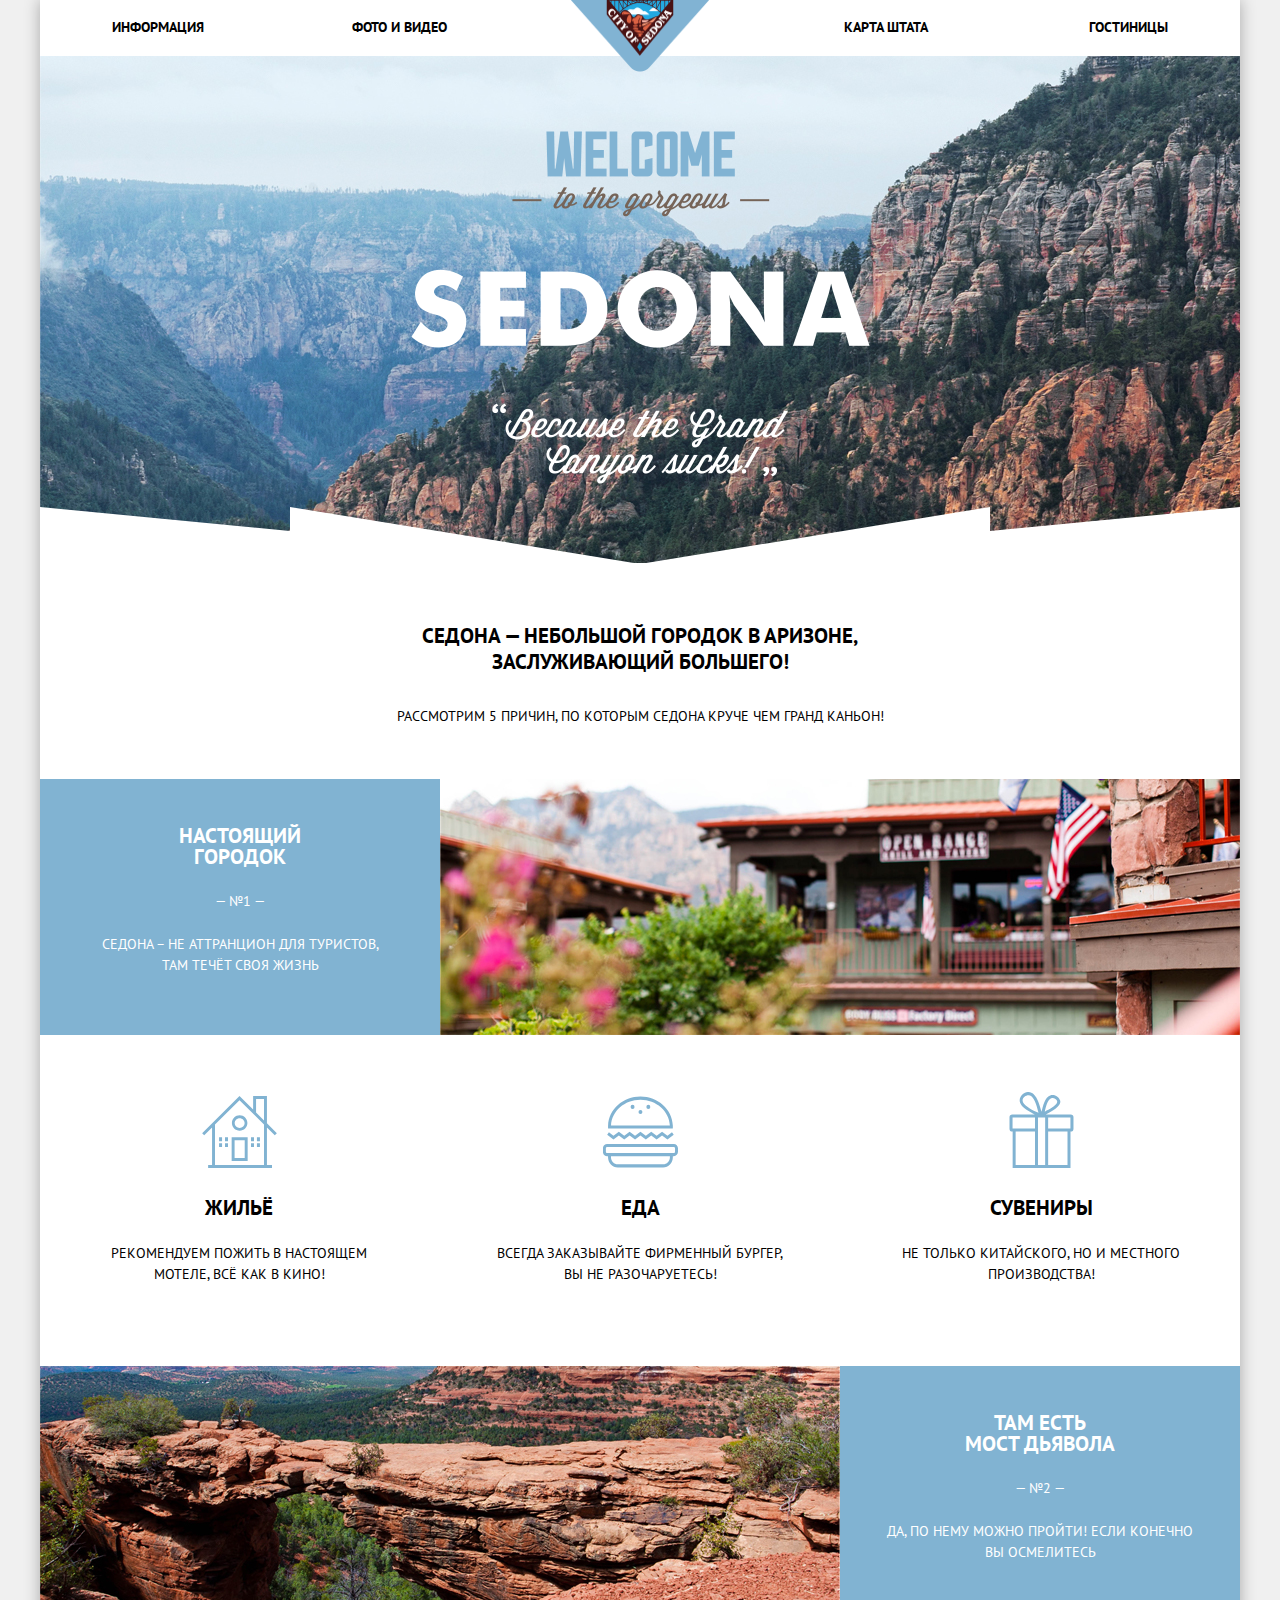
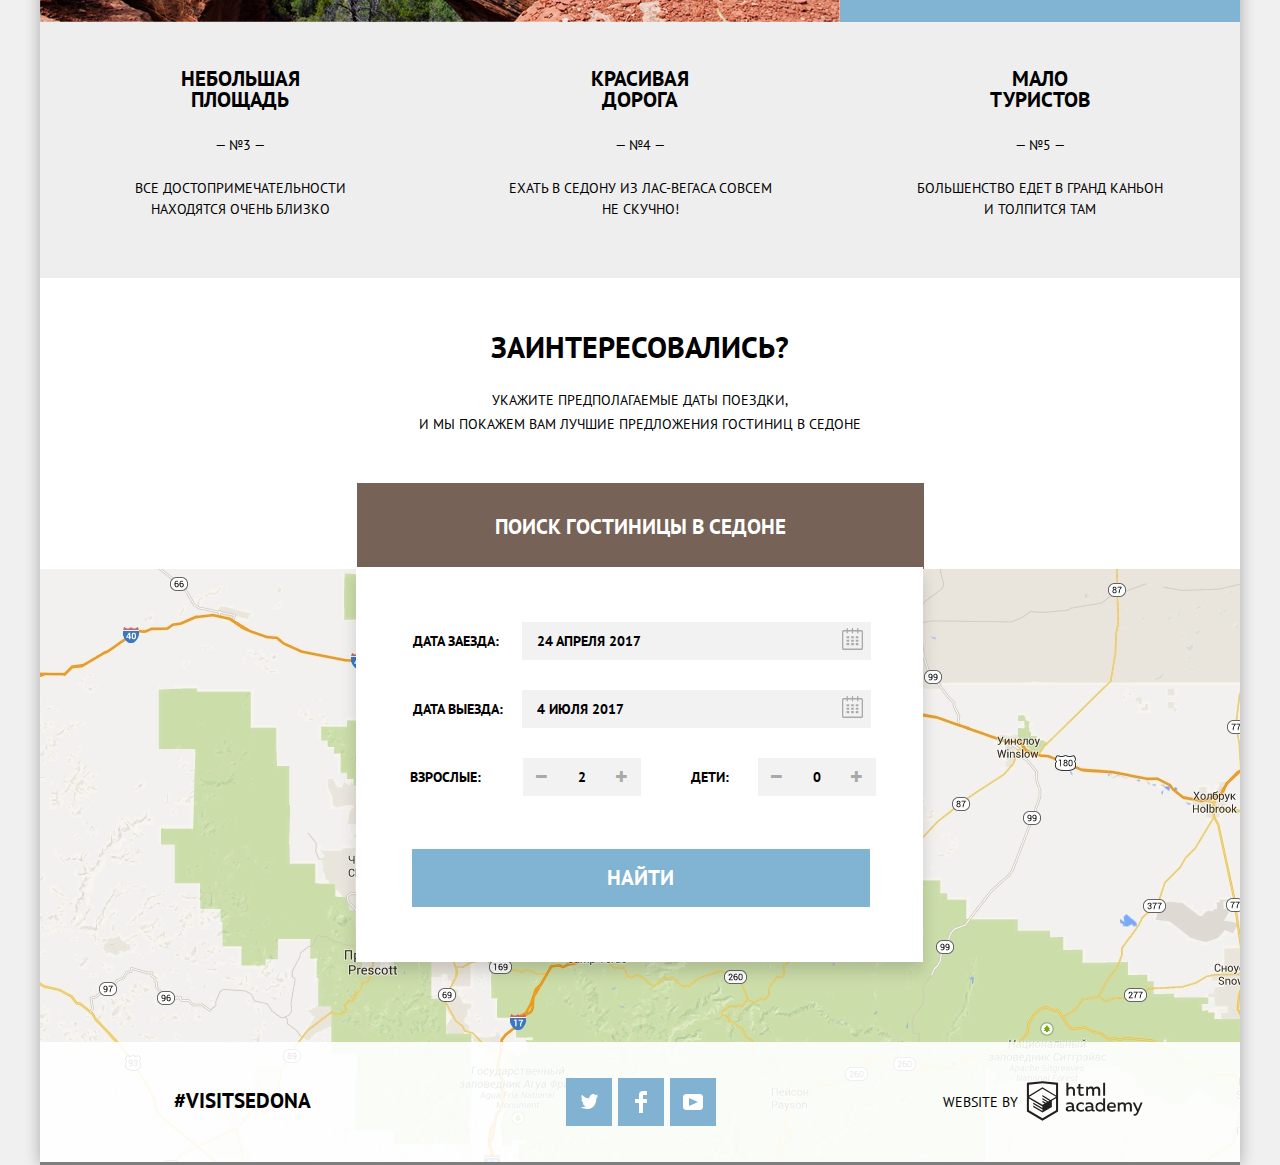
<file: index.html>
<!DOCTYPE html>
<html lang="ru">
  <head>
    <meta charset="utf-8">
    <title>HTML Academy: Седона</title>
    <link href="https://fonts.googleapis.com/css?family=PT+Sans:400,700&display=swap&subset=cyrillic" rel="stylesheet">
    <link href="css/normalize.css" rel="stylesheet">
    <link href="css/style.css" rel="stylesheet">
  </head>
  <body>
    <div class="general-container container-index">

      <header>
        <nav class="header-menu">
          <a href="index.html" class="logo">
            <img src="img/logo.png" width="140" height="72" alt="логотип сайта">
          </a>
          <ul class="main-nav">
            <li>
              <a href="#">
                Информация
              </a>
            </li> <!-- Ссылки -->
            <li>
              <a href="#">
                Фото и Видео
              </a>
            </li> <!-- Ссылки -->
            <li>
              <a href="#">
                Карта штата
              </a>
            </li> <!-- Ссылки -->
            <li>
              <a href="inner.html">
                Гостиницы
              </a>
            </li> <!-- Ссылки -->
          </ul>
        </nav>
      </header>

    <main>
      <div class="main-background">
        <img src="img/wel-to-Sedona.png" class="logo-sedona" width="459" height="353" alt="Welcome to Sedona">
      </div>
      <h1 class="hide">Город Седона</h1>

      <section class="sedona-info">
        <h2 class="hide">Информация о Седоне</h2>
        <p class="sedona-info-header">Седона &#8212; небольшой городок в Аризоне, заслуживающий большего!</p>
        <p class="sedona-info-footer">Рассмотрим 5 причин, по которым Седона круче чем Гранд Каньон!</p>
      </section>

      <div class="real-cities">
        <section class="real-cities-text">
          <h2 class="hide">Информация о Седоне</h2>
          <p>Настоящий <br>городок</p>
          <p>&mdash; &#8470;1 &mdash;</p>
          <p>Седона &ndash; не аттранцион для туристов, там течёт своя жизнь</p>
        </section>
        <div class="real-cities-img">
          <img src="img/real-sities.jpg" width="800" height="256" alt="Фотография городка">
        </div>
      </div>

      <section class="recommendations-height recommendations">
        <h2 class="hide">Рекомендуем</h2>
        <div class="recommend-items">
          <svg xmlns="http://www.w3.org/2000/svg" width="75" height="76" viewBox="0 -2 75 72"><g fill="#81B3D2"><path d="M29.656 65.033h16V41.21h-16v23.823zm2.937-20.899h10.125V62.11H32.593V44.134z"/><path d="M72.771 39.253l2.076-2.068-9.908-9.865V0H51.127v13.567L37.5 0 .152 37.185l2.077 2.068 7.832-7.795v37.618H6.124V72h63.875v-2.924H64.94V31.458l7.831 7.795zM62.002 69.076H12.999V28.534L37.5 4.149l24.502 24.385v40.542zm0-44.682l-7.938-7.902V2.924h7.938v21.47z"/><path d="M29.906 27.08c0 4.261 3.47 7.713 7.75 7.713 4.279 0 7.75-3.452 7.75-7.713 0-4.259-3.471-7.713-7.75-7.713-4.281 0-7.75 3.454-7.75 7.713zm7.75-4.945c2.744 0 4.969 2.214 4.969 4.945 0 2.732-2.225 4.948-4.969 4.948-2.746 0-4.97-2.216-4.97-4.948 0-2.731 2.225-4.945 4.97-4.945zM17.061 41.21h3v3.919h-3zM22.999 41.21h3v3.919h-3zM17.061 47.182h3v3.919h-3zM22.999 47.182h3v3.919h-3zM48.998 41.21h3v3.919h-3zM54.936 41.21h3v3.919h-3zM48.998 47.182h3v3.919h-3zM54.936 47.182h3v3.919h-3z"/></g></svg>
          <p>Жильё</p>
          <p>Рекомендуем пожить в настоящем мотеле, всё как в кино!</p>
        </div>
        <div class="recommend-items">
          <svg xmlns="http://www.w3.org/2000/svg" width="75" height="76" viewBox="0 -2 74 70"><g fill="#81B3D2"><path d="M69.854 46.71H4.051c-2.274 0-4.135 1.94-4.135 4.313v3.504c0 2.372 1.861 4.313 4.135 4.313h.93v1.053c0 5.536 4.341 10.065 9.648 10.065h44.646c5.306 0 9.648-4.529 9.648-10.065V58.84h.93c2.274 0 4.135-1.941 4.135-4.313v-3.504c0-2.373-1.86-4.313-4.134-4.313zm-3.848 13.184c0 3.871-3.019 7.021-6.73 7.021H14.629c-3.711 0-6.731-3.15-6.731-7.021v-1.053h58.107v1.053zm5.065-5.367c0 .688-.558 1.271-1.218 1.271H4.051c-.66 0-1.217-.582-1.217-1.271v-3.504c0-.688.558-1.271 1.217-1.271h65.802c.66 0 1.218.582 1.218 1.271v3.504zM15.634 38.406l5.323 4.059 5.326-4.059 5.328 4.059 5.328-4.059 5.328 4.059 5.329-4.059 5.327 4.059 5.33-4.06 5.336 4.059 6.194-4.712-1.72-2.459-4.474 3.403-5.336-4.057-5.33 4.056-5.327-4.057-5.329 4.057-5.328-4.057-5.328 4.057-5.328-4.057-5.325 4.057-5.323-4.057-5.327 4.057-4.467-3.401-1.721 2.457 6.188 4.714zM7.978 31.544H68.855c.041-.619.069-1.241.069-1.87 0-.394-.016-.783-.032-1.173C68.227 12.657 54.186 0 36.952 0 19.719 0 5.677 12.657 5.013 28.501c-.017.39-.032.78-.032 1.173 0 .629.028 1.251.07 1.87h2.927zM36.952 3.043c15.591 0 28.35 11.316 29.021 25.458H7.931c.673-14.142 13.43-25.458 29.021-25.458z"/><ellipse cx="36.952" cy="15.26" rx="1.945" ry="2.03"/><ellipse cx="29.172" cy="10.23" rx="1.946" ry="2.03"/><ellipse cx="44.732" cy="10.23" rx="1.946" ry="2.03"/></g></svg>
          <p>Еда</p>
          <p>Всегда заказывайте фирменный бургер, вы не разочаруетесь!</p>
        </div>
        <div class="recommend-items">
          <svg xmlns="http://www.w3.org/2000/svg" width="75" height="76" viewBox="0 0 64 76"><path fill-rule="evenodd" clip-rule="evenodd" fill="#81B3D2" d="M61.097 22.501H36.312C50.125 15.602 51.229 11.25 50.72 8.816c-1.162-3.963-5.692-7.023-10.002-5.407-5.569 2.089-7.137 10.388-8.644 16.387-1.924-6.07-3.784-13.814-8.136-17.737C22.677.921 20.843-.205 18.175.031c-4.026.356-9.802 5.382-7.458 10.981 2.251 5.378 9.687 8.777 14.578 11.489H2.879A2.882 2.882 0 0 0 0 25.37v11.322a2.882 2.882 0 0 0 2.879 2.869h.274V76h57.841V39.561h.103a2.882 2.882 0 0 0 2.88-2.869V25.37a2.882 2.882 0 0 0-2.88-2.869zM42.413 5.944c2.103-.31 4.982 1.299 5.255 3.209.393 2.756-3.4 5.255-5.086 6.421-2.523 1.744-4.928 2.643-7.287 4.055.884-3.69 2.549-13.011 7.118-13.685zm-22.882 9.968c-2.225-1.485-6.544-4.431-6.44-7.771.112-3.595 5.743-6.57 8.814-3.886 3.856 3.371 5.713 11.105 7.119 16.557-3.249-1.539-6.328-2.788-9.493-4.9zm5.972 57.114H6.136V39.561h19.368v33.465zm0-36.502H3.046V25.538h22.457v10.986zm10.157 0v36.503h-7.174V25.538h7.174v10.986zm22.351 36.502H38.644V39.561h19.367v33.465zm2.92-36.502H38.644V25.538h22.287v10.986z"/></svg>
          <p>Сувениры</p>
          <p>Не только китайского, но и местного производства!</p>
        </div>
      </section>

      <div class="real-cities">
        <div class="real-cities-img">
          <img src="img/diablo-bridge.jpg" width="800" height="256" alt="Фотография Гор">
        </div>
        <div class="real-cities-text">
          <p>Там есть <br>мост дьявола</p>
          <p>&mdash; &#8470;2 &mdash;</p>
          <p>Да, по нему можно пройти! Если конечно вы осмелитесь</p>
        </div>
      </div>

      <section class="recommendations-background recommendations">
        <h2 class="hide">Рекомендуем</h2>
        <div class="recommend-margin recommend-items">
          <p>Небольшая <br> площадь</p>
          <p>&mdash; &#8470;3 &mdash;</p>
          <p>Все достопримечательности находятся очень близко</p>
        </div>
        <div class="recommend-margin recommend-items">
          <p>Красивая <br> дорога</p>
          <p>&mdash; &#8470;4 &mdash;</p>
          <p>Ехать в Седону из Лас-Вегаса совсем не скучно!</p>
        </div>
        <div class="recommend-margin recommend-items">
          <p>Мало <br> туристов</p>
          <p>&mdash; &#8470;5 &mdash;</p>
          <p>Большенство едет в Гранд Каньон <br>и толпится там</p>
        </div>
      </section>


      <div class="interested">
        <p class="interested-header">Заинтересовались?</p>
        <p class="interested-footer">Укажите предполагаемые даты поездки, <br>и мы покажем вам лучшие предложения гостиниц в Седоне</p>
        <a href="#" class="search">Поиск гостиницы в Седоне</a> <!-- Ссылка -->

        <div class="popup-position">
          <form action="https://echo.htmlacademy.ru" class="popup-container form" method="post"> <!-- Форма -->
            <fieldset class="fieldset-popup">

                <div class="date-arrival">
                      <label for="date-arrival">Дата заезда:</label>
                      <input type="text" id="date-arrival" name="date of arrival" placeholder="24 апреля 2017" required>
                      <button type="button" name="button of arrival">
                        <svg xmlns="http://www.w3.org/2000/svg" width="21" height="22" viewBox="0 0 21 22"><path class="svg-color" d="M19.251 2.025h-2.845V.648c0-.381-.294-.689-.656-.689-.363 0-.656.308-.656.689v1.377h-3.938V.648c0-.381-.294-.689-.655-.689-.363 0-.657.308-.657.689v1.377H5.906V.648c0-.381-.294-.689-.656-.689-.363 0-.657.308-.657.689v1.377H1.75C.784 2.025 0 2.847 0 3.862v16.302C0 21.179.784 22 1.75 22h17.501c.966 0 1.749-.821 1.749-1.836V3.862c0-1.015-.783-1.837-1.749-1.837zm.437 18.139a.448.448 0 0 1-.437.459H1.75a.45.45 0 0 1-.438-.459V3.862a.45.45 0 0 1 .438-.459h2.844v1.378c0 .381.294.689.657.689.362 0 .656-.308.656-.689V3.403h3.938v1.378c0 .381.294.689.657.689.361 0 .655-.308.655-.689V3.403h3.938v1.378c0 .381.293.689.656.689.362 0 .656-.308.656-.689V3.403h2.845c.241 0 .437.206.437.459v16.302z"/><path class="svg-color" d="M4.594 8.225h2.625v2.066H4.594zM4.594 11.668h2.625v2.067H4.594zM4.594 15.112h2.625v2.066H4.594zM9.188 15.112h2.625v2.066H9.188zM9.188 11.668h2.625v2.067H9.188zM9.188 8.225h2.625v2.066H9.188zM13.781 15.112h2.625v2.066h-2.625zM13.781 11.668h2.625v2.067h-2.625zM13.781 8.225h2.625v2.066h-2.625z"/></svg>
                      </button>
                </div>
                <div class="date-departure">
                      <label for="date-departure">Дата выезда:</label>
                      <input type="text" id="date-departure" name="date of departure" placeholder="4 июля 2017" required>
                      <button type="button" name="button of departure">
                        <svg xmlns="http://www.w3.org/2000/svg" width="21" height="22" viewBox="0 0 21 22"><path class="svg-color" d="M19.251 2.025h-2.845V.648c0-.381-.294-.689-.656-.689-.363 0-.656.308-.656.689v1.377h-3.938V.648c0-.381-.294-.689-.655-.689-.363 0-.657.308-.657.689v1.377H5.906V.648c0-.381-.294-.689-.656-.689-.363 0-.657.308-.657.689v1.377H1.75C.784 2.025 0 2.847 0 3.862v16.302C0 21.179.784 22 1.75 22h17.501c.966 0 1.749-.821 1.749-1.836V3.862c0-1.015-.783-1.837-1.749-1.837zm.437 18.139a.448.448 0 0 1-.437.459H1.75a.45.45 0 0 1-.438-.459V3.862a.45.45 0 0 1 .438-.459h2.844v1.378c0 .381.294.689.657.689.362 0 .656-.308.656-.689V3.403h3.938v1.378c0 .381.294.689.657.689.361 0 .655-.308.655-.689V3.403h3.938v1.378c0 .381.293.689.656.689.362 0 .656-.308.656-.689V3.403h2.845c.241 0 .437.206.437.459v16.302z"/><path class="svg-color" d="M4.594 8.225h2.625v2.066H4.594zM4.594 11.668h2.625v2.067H4.594zM4.594 15.112h2.625v2.066H4.594zM9.188 15.112h2.625v2.066H9.188zM9.188 11.668h2.625v2.067H9.188zM9.188 8.225h2.625v2.066H9.188zM13.781 15.112h2.625v2.066h-2.625zM13.781 11.668h2.625v2.067h-2.625zM13.781 8.225h2.625v2.066h-2.625z"/></svg>
                      </button>
                </div>
                <div class="number-adults">
                      <label for="number-adults">Взрослые:</label>
                      <button type="button" class="button-minus" name="button minus">&#8722;</button>
                      <input type="text" id="number-adults" name="Number of adults" placeholder="2">
                      <button type="button" class="button-plus" name="button plus">&plus;</button>
                </div>
                <div class="number-child">
                    <label for="number-child">Дети:</label>
                      <button type="button" class="button-minus" name="button minus">&#8722;</button>
                      <input type="text" id="number-child" name="Number of child" placeholder="0">
                      <button type="button" class="button-plus" name="button plus">&plus;</button>
                </div>
                  <button type="submit" class="button-find" name="find">Найти</button> <!-- Ссылка -->

            </fieldset>
          </form>
        </div>

      </div>

    <section>
      <h2 class="hide">Карта</h2>
      <img src="img/map.png" class="map" alt="Карта">
    </section>
    </main>
    <footer class="main-footer footer-margin">
      <p class="visit">&#35;VISITSEDONA</p>
      <div>
        <ul class="footer-social">
          <li>
            <a href="#" aria-label="Седона на Twitter" class="social-bg">
                <svg xmlns="http://www.w3.org/2000/svg" xmlns:xlink="http://www.w3.org/1999/xlink" width="20" height="22" viewBox="-2 -3 20 22"><path class="social-button" d="M10.95.144c1.685-.496 2.984.27 3.577 1.179.673-.231 1.331-.481 2.011-.708a2.345 2.345 0 0 1-.857 1.768c.685.17 1.304-.491 1.304-.491-.169 1-1.006 1.788-1.563 2.024-.231 6.75-3.175 11.217-10.077 11.082h-.446c-.41 0-4.164-.46-4.898-1.887 2.271.196 3.893-.422 4.693-1.177-.96-.3-2.679-.477-2.979-2.95.349.106.564.228 1.19.119C1.705 8.247.374 7.53.448 5.33c.285.328 1.067.536 1.34.472C1.085 5.561-.182 2.442.894.85c1.818 1.854 3.735 3.606 7.152 3.773C8.254 2.33 9.183.793 10.95.144z"/></svg>
            </a>
          </li>
          <li>
            <a href="#" aria-label="Седона на Facebook" class="social-bg">
              <svg xmlns="http://www.w3.org/2000/svg" width="20" height="22" viewBox="0 0 12 22"><path class="social-button" d="M12 4V0H8a4 4 0 0 0-4 4v4H0v4h4v10h4V12h4V8H8V4h4z"/></svg>
            </a>
          </li>
          <li>
            <a href="#" aria-label="Седона на Yotube" class="social-bg">
              <svg xmlns="http://www.w3.org/2000/svg" xmlns:xlink="http://www.w3.org/1999/xlink" width="20" height="22" viewBox="0 0 20 16"><path class="social-button" d="M17 0H3C1.35 0 0 1.35 0 3v10c0 1.65 1.35 3 3 3h14c1.65 0 3-1.35 3-3V3c0-1.65-1.35-3-3-3zM6.027 11.998V4.002L15.014 8l-8.987 3.998z"/></svg>
            </a>
          </li>
        </ul>
    </div>
    <p>WEBSITE BY
      <a href="https://htmlacademy.ru" class="footer-site-by">
        <svg xmlns="http://www.w3.org/2000/svg" width="129" height="45" viewBox="0 -3 115 42"><title>logo-htmlacademy-small1</title><path class="footer-site-by-logo" d="M44.61,26.88a2,2,0,0,0,.55-0.1v1.33a3.25,3.25,0,0,1-1.18.21,1.67,1.67,0,0,1-1.67-1,4.84,4.84,0,0,1-3.14,1.08c-1.51,0-2.91-.83-2.91-2.55,0-2.13,2-2.79,3.71-2.79a11.08,11.08,0,0,1,2.17.25v-0.3c0-1-.76-1.77-2.19-1.77a7.42,7.42,0,0,0-3,.64v-1.7a10.21,10.21,0,0,1,3.19-.55c2.36,0,3.81,1.12,3.81,3.65v3a0.54,0.54,0,0,0,.49.59h0.17Zm-6.44-1.13A1.35,1.35,0,0,0,39.63,27h0.11a3.39,3.39,0,0,0,2.41-1V24.58a9.72,9.72,0,0,0-1.81-.21c-1,0-2.16.33-2.16,1.38h0Zm12.36-6.11a5,5,0,0,1,2.57.64V22a4.08,4.08,0,0,0-2.3-.7,2.75,2.75,0,1,0,0,5.49,5,5,0,0,0,2.43-.64v1.71a6.27,6.27,0,0,1-2.76.57A4.21,4.21,0,0,1,46,24.51q0-.21,0-0.41a4.32,4.32,0,0,1,4.18-4.46h0.38Zm12.17,7.24a2,2,0,0,0,.55-0.1v1.33a3.25,3.25,0,0,1-1.18.21,1.67,1.67,0,0,1-1.67-1,4.84,4.84,0,0,1-3.14,1.08c-1.51,0-2.91-.83-2.91-2.55,0-2.13,2-2.79,3.71-2.79a11.08,11.08,0,0,1,2.17.25v-0.3c0-1-.76-1.77-2.19-1.77a7.42,7.42,0,0,0-3,.64v-1.7a10.21,10.21,0,0,1,3.19-.55c2.36,0,3.81,1.12,3.81,3.65v3a0.54,0.54,0,0,0,.49.59h0.17Zm-6.44-1.13A1.35,1.35,0,0,0,57.73,27h0.11a3.39,3.39,0,0,0,2.41-1V24.58a9.72,9.72,0,0,0-1.81-.21c-1.06,0-2.16.33-2.16,1.38h0ZM73,16V28.2H71.35V26.88a3.88,3.88,0,0,1-3.19,1.54,4.4,4.4,0,0,1,0-8.78,3.81,3.81,0,0,1,3,1.3V16H73Zm-4.53,5.22a2.76,2.76,0,1,0,0,5.52A2.86,2.86,0,0,0,71.15,25V23A2.91,2.91,0,0,0,68.49,21.27ZM79,19.64c3.31,0,4.46,2.68,3.92,5.09H76.7c0.21,1.5,1.67,2.11,3.19,2.11a6.11,6.11,0,0,0,2.64-.59v1.6a7.14,7.14,0,0,1-3,.57C77,28.42,74.78,27,74.78,24a4.18,4.18,0,0,1,4-4.39H79Zm0.09,1.54a2.28,2.28,0,0,0-2.44,2.1v0.06H81.3A2,2,0,0,0,79.13,21.18Zm5.73,7V19.87h1.65v1a3.81,3.81,0,0,1,2.78-1.27A2.86,2.86,0,0,1,91.89,21a4.12,4.12,0,0,1,2.91-1.33A3.06,3.06,0,0,1,98,23V28.2h-1.9V23.05a1.59,1.59,0,0,0-1.42-1.75H94.42a2.8,2.8,0,0,0-2.07,1.12V28.2h-1.9V23.05A1.59,1.59,0,0,0,89,21.31H88.8a3,3,0,0,0-2.21,1.29v5.63H84.86Zm21.31-8.33h1.9l-3.91,9.46c-0.9,2.17-2.09,2.86-3.35,2.86a4.76,4.76,0,0,1-1.1-.14V30.46a2.86,2.86,0,0,0,.85.12c0.9,0,1.58-.64,2.07-1.9l0.17-.42-4-8.4h2l2.86,6.29ZM38.73,1.46V6.22a3.81,3.81,0,0,1,2.7-1.14,3.25,3.25,0,0,1,3.44,3.4v5.15H43V8.72a1.81,1.81,0,0,0-1.61-2h-0.3a2.93,2.93,0,0,0-2.32,1.39v5.52h-1.9V1.46h1.9ZM49.94,2.31v3h3V6.91h-3v3.81c0,1.1.5,1.46,1.58,1.46a4.49,4.49,0,0,0,1.69-.33v1.6A6.8,6.8,0,0,1,51,13.8a2.55,2.55,0,0,1-2.86-2.74V6.89H46.58V5.26h1.5V2.74Zm5.4,11.31V5.28H57v1A3.81,3.81,0,0,1,59.77,5a2.86,2.86,0,0,1,2.6,1.33A4.12,4.12,0,0,1,65.28,5,3.06,3.06,0,0,1,68.44,8.4v5.21h-1.9V8.46a1.59,1.59,0,0,0-1.42-1.75H64.89a2.8,2.8,0,0,0-2.07,1.12v5.78h-1.9V8.46A1.59,1.59,0,0,0,59.5,6.71H59.27A3,3,0,0,0,57.06,8v5.63H55.34ZM71.17,1.45H73V13.6H71.17V1.45ZM14.71,0H14.55L0,1.54V28.21l14.55,8.66,14.55-8.66V1.54Zm12.5,27.1L14.55,34.64,1.9,27.12V16.18l12.59,7.5V25L5.86,19.9v1.31l8.68,5.21v1.39L5.87,22.65V24l8.68,5.21,8.75-5.24V18.31L27.2,16V27.12Zm0-12.53-3.48,2-1.6,1L14.51,13v1.31L21,18.23H21l-0.14.09-1,.54-5.37-3.2V17l4.24,2.52-1,.67-3.2-1.9v1.31l2.1,1.24L14.5,22.1,2,14.65,14.51,7.11Zm0-1.32L14.49,5.76,1.91,13.25v-10L14.56,1.92,27.21,3.25v10h0Z" transform="translate(0 -0.02)" fill="#231f20"/></svg>
      </a>
    </p> <!-- Ссылки -->

    </footer>

    </div>
  </body>
</html>
</file>
<file: css/style.css>
body {
  font-family: "PT Sans", Arial, sans-serif;
  font-size: 14;
  color: #000000;
  text-transform: uppercase;
  background-color: rgba(240, 240, 240, 1);
}

.general-container {
  width: 1200px;
  margin: 0 auto;
  box-shadow: 0 0 15px 0 rgba(0, 1, 1, 0.3);
}

.container-index {
  background-color: #7e7e7e;
  background-image: url("../img/background.jpg");
  background-position: top center;
  background-repeat: no-repeat;
}

a {
  text-decoration: none;
}

ul {
  padding: 0;
}

.hide {
  display: none;
}

/*Хедер*/
.header-menu {
  position: relative;
  box-sizing: border-box;
  background-color: #ffffff;
  left: 0;
  width: 100%;
}

.logo {
  position: absolute;
  left: 50%;
  margin-left: -70px;
}

.main-nav {
  font-family: "PT Sans", Arial, sans-serif;
  font-size: 14px;
  line-height: 26px;
  font-weight: bold;
  color: #000000;
  background-color: #ffffff;
  list-style: none;
  width: 1056px;
  min-height: 56px;
  margin: 0 auto;

  display: -webkit-box;

  display: -ms-flexbox;

  display: flex;
  -ms-flex-wrap: wrap;
      flex-wrap: wrap;
  -webkit-box-pack: justify;
      -ms-flex-pack: justify;
          justify-content: space-between;
}

.main-nav a {
  font: inherit;
  color: #000000;
  background-color: #ffffff;
  text-decoration: none;
}

.main-nav li {
  min-width: 240px;
  text-align: center;
  margin-top: 14px;
}

.main-nav li:nth-child(4n-3),
.main-nav li:nth-child(4n-2) {
  text-align: left;
}

.main-nav li:nth-child(4n-1),
.main-nav li:nth-child(4n) {
  text-align: right;
}

.main-nav li:nth-child(4n-2),
.main-nav li:nth-child(4n-1) {
  -webkit-box-flex: 1;
      -ms-flex-positive: 1;
          flex-grow: 1;
}


.main-nav a:hover {
  color: #80b2d3;
}

.main-nav a:focus {
  color: #cacaca;
}

.main-nav .active-header {
  color: #756357;
}

/*Основной контент*/

.main-background {
  text-align: center;
  position: relative;
  min-height: 507px;
}

.logo-sedona {
  margin-top: 75px;
}

.main-background::after {
  content: "";
  position: absolute;
  display: block;
  background-image: url("../img/intro-mask.svg");
  background-size: cover;
  background-repeat: no-repeat;
  background-position: 50%;
  width: 1200px;
  height: 59px;
  left: 0px;
  bottom: -3px;
}

.holet-search {
  background-color: #ffffff;
  display: none;
}

.sedona-info {
  font-family: inherit;
  text-align: center;
  color: #000000;
  background-color: #ffffff;
  min-height: 216px;
  margin-bottom: 0px;
}

.sedona-info-header {
  padding-top: 60px;
  font-size: 21px;
  line-height: 26px;
  font-weight: bold;
  width: 450px;
  margin: 0 auto;
}

.sedona-info-footer {
  font-size: 14px;
  padding-top: 14px;
  line-height: 26px;
  padding-bottom: 0;
  margin-bottom: 0;
}

.recommend-img {
  display: -webkit-box;
  display: -ms-flexbox;
  display: flex;
  -webkit-box-pack: justify;
      -ms-flex-pack: justify;
          justify-content: space-between;
  -webkit-box-align: end;
      -ms-flex-align: end;
          align-items: flex-end;
  padding-left: 162px;
  padding-right: 162px;
  padding-top: 56px;
  background-color: #ffffff;
}

.recommendations {
  font-family: inherit;
  background-color: #ffffff;

  display: -webkit-box;

  display: -ms-flexbox;

  display: flex;
  -webkit-box-pack: justify;
      -ms-flex-pack: justify;
          justify-content: space-between;
}

.recommend-items p {
  width: 290px;
}

.recommendations-height {
  min-height: 331px;
}

.recommend-items {
  width: 300px;
  min-height: 200px;
  text-align: center;
  line-height: 21px;
  margin-top: 7px;
  margin-right: 49px;
  margin-left: 49px;

  display: -webkit-box;

  display: -ms-flexbox;

  display: flex;
  -webkit-box-orient: vertical;
  -webkit-box-direction: normal;
      -ms-flex-direction: column;
          flex-direction: column;
  -webkit-box-align: center;
      -ms-flex-align: center;
          align-items: center;
}

.recommend-margin p {
  width: 280px;
}

.recommend-margin {
  margin-top: 25px;
  margin-right: 59px;
  margin-bottom: 31px;
  margin-left: 59px;
}

.recommendations-background {
  background-color: #eeeeee;
}

.recommend-items svg {
  margin-top: 50px;
  margin-bottom: 8px;
}

.recommend-items p:first-of-type {
  font-size: 21px;
  font-weight: bold;
}

.recommend-items p:nth-of-type(2) {
  font-size: 14px;
  margin-top: 4px;
}

.recommend-items p:nth-of-type(3) {
  margin-top: 8px;
  font-size: 14px;
}

.real-cities {
  display: -webkit-box;
  display: -ms-flexbox;
  display: flex;
  -webkit-box-pack: justify;
      -ms-flex-pack: justify;
          justify-content: space-between;
  min-height: 256px;
}


.real-cities-text {
  background-color: #81b3d2;
  padding-top: 27px;
  width: 400px;
}

.real-cities-text:last-child p {
  width: 320px;
}

.real-cities-text p {
  font-family: inherit;
  color: #ffffff;
  text-align: center;
  width: 300px;
  margin: 0 auto;
  line-height: 21px;
}

.real-cities-text p:first-of-type {
  margin-top: 19px;
  font-weight: bold;
  font-size: 21px;
}

.real-cities-text p:nth-of-type(n+2) {
  margin-top: 24px;
  font-size: 14px;
}

.real-cities-text p:nth-of-type(3) {
  margin-top: 22px;
}

.real-cities-img {
  display: -webkit-box;
  display: -ms-flexbox;
  display: flex;
  background-color: #48544a;
}

.heading-search {
  font-family: inherit;
  font-size: 16px;
  font-weight: bold;
}

.interested {
  position: relative;
  font-family: "PT Sans", Arial, sans-serif;
  text-align: center;
  color: #000000;
  background-color: #ffffff;
  min-height: 240px;
  padding-top: 21px;
  margin: 0 auto;
}

.interested-header {
  font-size: 30px;
  line-height: 36px;
  font-weight: bold;
  margin-bottom: 23px;
}

.interested-footer {
  font-size: 14px;
  line-height: 24px;
  font-weight: normal;
}

.interested a:hover {
  background-color: #604e44;
}

.interested a:focus {
  background-color: #503e32;
  color: #918a84;
}

.form {
  display: block;
}

.search {
  display: block;
  vertical-align: middle;
  margin: 0 auto;
  margin-top: 47px;
  padding-top: 32px;
  font-family: inherit;
  font-weight: bold;
  font-size: 21px;
  color: #ffffff;
  background-color: #766257;
  width: 567px;
  height: 54px;
}

.popup-position {
  position: absolute;
  top: 289px;
  left: 316px;
}

.popup-container {
  width: 567px;
  min-height: 395px;
  box-shadow: 0 9px 15px  rgba(0, 0, 0, 0.15);
  background-color: #ffffff;
  font-size: 14px;
  font-weight: bold;
}

.fieldset-popup {
  padding-top: 55px;
  padding-left: 25px;
  border: 0;
}

.fieldset-popup div {
  height: 38px;
  margin-bottom: 30px;

  display: inline-block;
  vertical-align: middle;
  text-align: left;
}

.fieldset-popup div label {
  vertical-align: middle;
}

.date-arrival,
.date-departure {
  width: 467px;
}

.number-adults {
  width: 250px;
}

.number-child {
  width: 220px;
  margin-left: 0px;
  padding-left: 0px;
}

.number-child label {
  margin-left: 27px;
}

.fieldset-popup input[type] {
  border: 0;
  font-size: 14px;
  text-transform: uppercase;
  font-weight: bold;
  background-color: #f2f2f2;
  color: #000000;
  height: 36px;
}

input::-moz-placeholder {
  color: #000000;
}
input::-webkit-input-placeholder {
  color: #000000;
}

.date-arrival input[type="text"],
.date-departure input[type="text"] {
  width: 329px;
  height: 30px;
  border: 3px solid #f2f2f2;
  padding-left: 12px;
  margin-left: 15px;
  vertical-align: middle;
}

.date-arrival input[type="text"] {
  margin-left: 19px;
}

.date-arrival input[type="text"]:hover,
.date-departure input[type="text"]:hover {
  background-color: #ebebeb;
  border: 3px solid #ebebeb;
}

.date-arrival input[type="text"]:focus,
.date-departure input[type="text"]:focus {
  background-color: rgba(0, 0, 0, 0);
  border: 3px solid #e5e5e5;
}

.date-arrival button,
.date-departure button {
  border: 0;
  background-color: rgba(0, 0, 0, 0);
  width: 38px;
  height: 38px;
  vertical-align: middle;
  margin-left: -42px;
}

.svg-color {
  fill: #a9a9a9;
}

.date-arrival button:hover .svg-color,
.date-departure button:hover .svg-color {
  fill: #000000;
}

.date-arrival button:focus .svg-color,
.date-departure button:focus .svg-color {
  fill: #81b3d2;
}

.number-adults input[type="text"],
.number-child input[type="text"] {
  width: 38px;
  margin-left: -4px;
  margin-right: -4px;
  text-align: center;
  vertical-align: middle;
}

.number-adults button,
.number-child button {
  border: 0;
  width: 38px;
  height: 38px;
  background-color: #f2f2f2;
  vertical-align: middle;
}

.number-adults button,
.number-child button {
  font-size: 24px;
  font-weight: bold;
  margin-top: 0;
  color: #a9a9a9;
  vertical-align: middle;
}

.number-adults button:hover,
.number-child button:hover {
  color: #000000;
}

.number-adults button:focus,
.number-child button:focus {
  color: #81b3d2;
}

.number-adults button:nth-of-type(1) {
  margin-left: 38px;
}

.number-child button:nth-of-type(1) {
  margin-left: 25px;
}


.fieldset-popup button[type="submit"] {
  font-size: 21px;
  font-weight: bold;
  text-transform: uppercase;
  width: 458px;
  height: 58px;
  color: #ffffff;
  background-color: #81b3d2;
  border: none;
  margin-top: 23px;
  margin-right: 12px;
}

.fieldset-popup button[type="submit"]:hover {
  background-color: #669ec0;
}

.fieldset-popup button[type="submit"]:focus {
  background-color: #5496bd;
  color: rgba(255, 255, 255, 0.3);
}

.map {
  background-color: #ffffff;
}

/* сетка основного контента второй страницы */

.main-part {
  font-family: "PT Sans", Arial, sans-serif;
  font-size: 14px;
  color: #ffffff;
  min-height: 217px;

  display: -webkit-box;

  display: -ms-flexbox;

  display: flex;

  background-image: url("../img/background.jpg");
  background-size: 100%;
  background-position: center center;
  background-repeat: no-repeat;
  background-color: #7e7e7e;
}

.main-part fieldset {
  border: none;
}

.main-part ul {
  list-style: none;
}

.first-menu,
.second-menu,
.last-menu {
  line-height: 26px;
  margin: 24px 27px 0 27px;
}

.first-menu {
  margin-left: 62px;
}

.second-menu {
  margin-left: 70px;
}

.last-menu {
  margin-left: 290px;
}

.last-menu {
  display: block;
  width: 323px;
  text-align: center;
}

.parameter {
  border: 2px solid white;
  width: 314px;
  height: 32px;
  margin-top: 4px;
  border-radius: 3px;
}

.comfort {
  position: relative;
}

.comfort li {
  margin-top: 15px;
  margin-bottom: 20px;
  margin-left: 39px;
}

.comfort input[type="checkbox"] {
  opacity: 0;
  display: none;
}

.checkbox + label {
  position: relative;
}

.checkbox + label::before {
  content: "";
  position: absolute;
  display: block;
  background-color: rgba(0, 0, 0, 0);
  width: 26px;
  height: 22px;
  background-position: center;
  background-size: cover;
  background-repeat: no-repeat;
  top: -2px;
  left: -39px;

  background-image: url(../img/checkbox-off.svg);
  background-position: left;
  background-size: auto;
  background-repeat: no-repeat;
}

.checkbox:checked + label::before {
  background-image: url(../img/checkbox-on.svg);
}

.parameter input[type="text"] {
  content: "";
  font-family: inherit;
  color: #ffffff;
  font-size: 14px;
  border: 0;
  background-color: rgba(0, 0, 0, 0);
  text-align: center;
  text-transform: uppercase;
  margin-top: 5px;
  width: 146px;
  height: 20px;
}

.parameter input[type="text"]:first-child {
  margin-left: 2px;
  margin-right: 6px;
}
.parameter input[type="text"]:last-child {
  border-left: 2px solid white;
}

.parameter input::-moz-placeholder {
  color: #ffffff;
}

.parameter input::-webkit-input-placeholder {
  color: #ffffff;
}

.price-range {
  position: relative;
  width: 318px;
  margin-top: 15px;
  margin-bottom: 4px;
  display: -webkit-box;
  display: -ms-flexbox;
  display: flex;
  -ms-flex-wrap: wrap;
      flex-wrap: wrap;
}
.choice-strip {
  position: absolute;
  height: 3px;
  width: 260px;
  background-color: #ffffff;
  top: 4px;
  left: 3px;
}
.choice-strip-right {
  position: absolute;
  height: 3px;
  width: 57px;
  background-color: rgba(255, 255, 255, 0.3);;
  top: 4px;
  left: 260px;
}
.min-slider {
  position: absolute;
  border: 8px solid #ffffff;
  border-radius: 50%;
  width: 4px;
  height: 4px;
  background-color: #ababab;
  top: -4px;
  left: 0px;
}
.max-slider {
  position: absolute;
  border: 8px solid #ffffff;
  border-radius: 50%;
  width: 4px;
  height: 4px;
  background-color: #ababab;
  top: -4px;
  right: 45px;
}

.last-menu button[type="submit"] {
  border: 0;
  background-color: rgba(0, 0, 0, 0);
  text-align: center;
  text-transform: uppercase;
  border: 2px solid white;
  color: white;
  width: 137px;
  height: 36px;
  margin-top: 34px;
  margin-right: 12px;
  border-radius: 3px;
}

.heading-search {
  text-align: left;
}

.find {
  display: -webkit-box;
  display: -ms-flexbox;
  display: flex;
  -webkit-box-align: center;
      -ms-flex-align: center;
          align-items: center;
  padding-top: 30px;
  padding-bottom: 31px;
  padding-left: 71px;
  background-color: #fefefe;
}

.find-header {
  font-family: inherit;
  font-size: 21px;
  font-weight: bold;
}

.find section {
  font-size: 12px;
  margin-left: 48px;
}

.find a:nth-child(1) {
  margin-left: 38px;
}

.find a:nth-child(n+2):nth-child(-n+4) {
  margin-left: 29px;
}

.find a:nth-child(5) {
  margin-left: 505px;
}

.find .find-choise {
  color: #b2b2b2;
  border-bottom: 1px dotted #81b3d2;
}

.find .find-choise:hover {
  color: #81b3d2;
}

.find .find-choise:focus {
  color: #000000;
  border: 0;
}

.find a:nth-child(n+5) {
  display: inline-block;
  text-align: center;
  padding-top: 5px;
  width: 20px;
  height: 15px;
}

.find .active-find {
  color: #84b3d1;
  border: 0;
}

.find a .icon-up,
.find a .icon-down {
  fill: #cacaca;
}

.find a:hover .icon-up,
.find a:hover .icon-down {
  fill: #231f20;
}

.find a:focus .icon-up,
.find a:focus .icon-down {
  fill: #84b3d1;
  border: 0;
}

.find a .active-icon {
  fill: #84b3d1;
}

.hotels {
  background-color: #fefefe;
  width: 1200px;
  min-height: 150px;
}

.hotels ul {
  list-style: none;
  margin: 0;
}

.name-hotel a {
  font-family: inherit;
  font-size: 21px;
  color: #000000;
}

.hotels-list {
  line-height: 21px;
  height: 90px;
  border-top: 1px solid rgba(0, 1, 1, 0.1);
  padding-top: 29px;
  padding-bottom: 31px;
  padding-left: 72px;
  padding-right: 60px;
  display: -webkit-box;
  display: -ms-flexbox;
  display: flex;
  -webkit-box-pack: justify;
      -ms-flex-pack: justify;
          justify-content: space-between;
  -webkit-box-align: center;
      -ms-flex-align: center;
          align-items: center;
  width: auto;
}

.hotels-list:last-child {
  border-bottom: 1px solid rgba(0, 1, 1, 0.1);
}

.hotels-part {
  display: -webkit-box;
  display: -ms-flexbox;
  display: flex;
  -ms-flex-wrap: wrap;
      flex-wrap: wrap;
  padding-left: 0px;
  -ms-flex-preferred-size: 280px;
      flex-basis: 280px;
  height: 96px;
  margin-right: 465px;
}

.hotels-part h2 a:hover {
  color: #81b2d2;
}

.hotels-part h2 a:focus {
  color: #cacaca;
}

.name-hotel {
  padding-top: 0;
  margin-top: 0;
}

.hotels-part p {
  font-size: 14px;
  line-height: 21px;
  width: 116px;
  margin-top: 10px;
  margin-bottom: 3px;

}

.name-hotel {
  margin: 0;
  padding: 0;
}

.hotels-rating {
  display: -webkit-box;
  display: -ms-flexbox;
  display: flex;
  -webkit-box-orient: vertical;
  -webkit-box-direction: normal;
      -ms-flex-direction: column;
          flex-direction: column;
  -webkit-box-pack: justify;
      -ms-flex-pack: justify;
          justify-content: space-between;
  -ms-flex-line-pack: end;
      align-content: flex-end;
  min-height: 90px;
  width: 125px;
}

.hotels-rating ul {
  display: -webkit-box;
  display: -ms-flexbox;
  display: flex;
  -webkit-box-pack: end;
      -ms-flex-pack: end;
          justify-content: flex-end;
  height: 20px;
  margin: 0;
  padding: 0;
}
.hotels-rating ul li {
  margin-right: 6px;
  padding: 0;

}

.hotels-rating ul li:last-child {
  margin-right: 10px;
}


.hotels-rating p {
  font-size: 14px;
  text-align: center;
  padding: 2px 0 0 0;
  background-color: #f2f2f2;
  margin: 20px 0 0 5px;
  width: 105px;
  height: 22px;
}

.hotels-botton {
  text-align: center;
  margin-top: 10px;
  margin-right: 6px;
  margin-bottom: 3px;
}

.more-detail {
  font-family: "PT Sans", Arial, sans-serif;
  font-size: 14px;
  font-weight: bold;
  color: #ffffff;
  background-color: #82b3d3;
  padding: 4px 16px;
}

.more-detail:hover {
  background-color: #669ebf;
}
.more-detail:active {
  background-color: #5596be;
  color: #84b0cd;
}

.reserve {
  font-family: "PT Sans", Arial, sans-serif;
  font-size: 14px;
  font-weight: bold;
  color: #ffffff;
  padding: 4px 17px;
  background-color: #766257;
}
.reserve:hover {
  background-color: #604e44;
}

.reserve:active {
  background-color: #503e34;
  color: #928a87;
}

/*Футер*/


.main-footer {
  display: -webkit-box;
  display: -ms-flexbox;
  display: flex;
  -webkit-box-align: center;
      -ms-flex-align: center;
          align-items: center;
  -ms-flex-line-pack: center;
      align-content: center;
  background-color: rgba(255, 255, 255, 0.9);
  height: 120px;
}

.footer-margin {
  position: absolute;
  margin-top: -123px;
  width: 1200px;
}

.footer-margin-hotels {
  -webkit-box-align: center;
      -ms-flex-align: center;
          align-items: center;
}

.visit {
  font-family: inherit;
  font-size: 21px;
  font-weight: bold;
  margin-top: 18px;
  margin-left: 134px;
}

.visit-margin-general {
  margin-top: 20px;
}

.footer-social {
  list-style: none;
  display: -webkit-box;
  display: -ms-flexbox;
  display: flex;
  margin-left: 252px;
}

.footer-social:first-child {
  font-size: 21;
  font-weight: bold;
}

.social-bg {
  display: -webkit-box;
  display: -ms-flexbox;
  display: flex;
  padding: 13px;
  background-color: #81b2d2;
  margin: 0 3px;
}

.social-button {
  fill: #ffffff;
}

.social-bg:hover {
  background-color: #669ebf;
}

.social-bg:active {
  background-color: #5596be;
}

.social-bg:active .social-button {
  fill: #ffffff;
  opacity: 0.3;
}

.main-footer p:last-of-type {
  font-family: inherit;
  font-size: 14px;
}

.main-footer p:last-of-type {
  display: -webkit-box;
  display: -ms-flexbox;
  display: flex;
  -webkit-box-align: center;
      -ms-flex-align: center;
          align-items: center;
  margin-left: 224px;
}

.footer-site-by {
  vertical-align: middle;
  width: 129px;
  margin-left: 6px;
}

.footer-site-by:hover .footer-site-by-logo {
  fill: #82b3d1;
}
.footer-site-by:focus .footer-site-by-logo {
  fill: #bebcbd;
}
</file>
